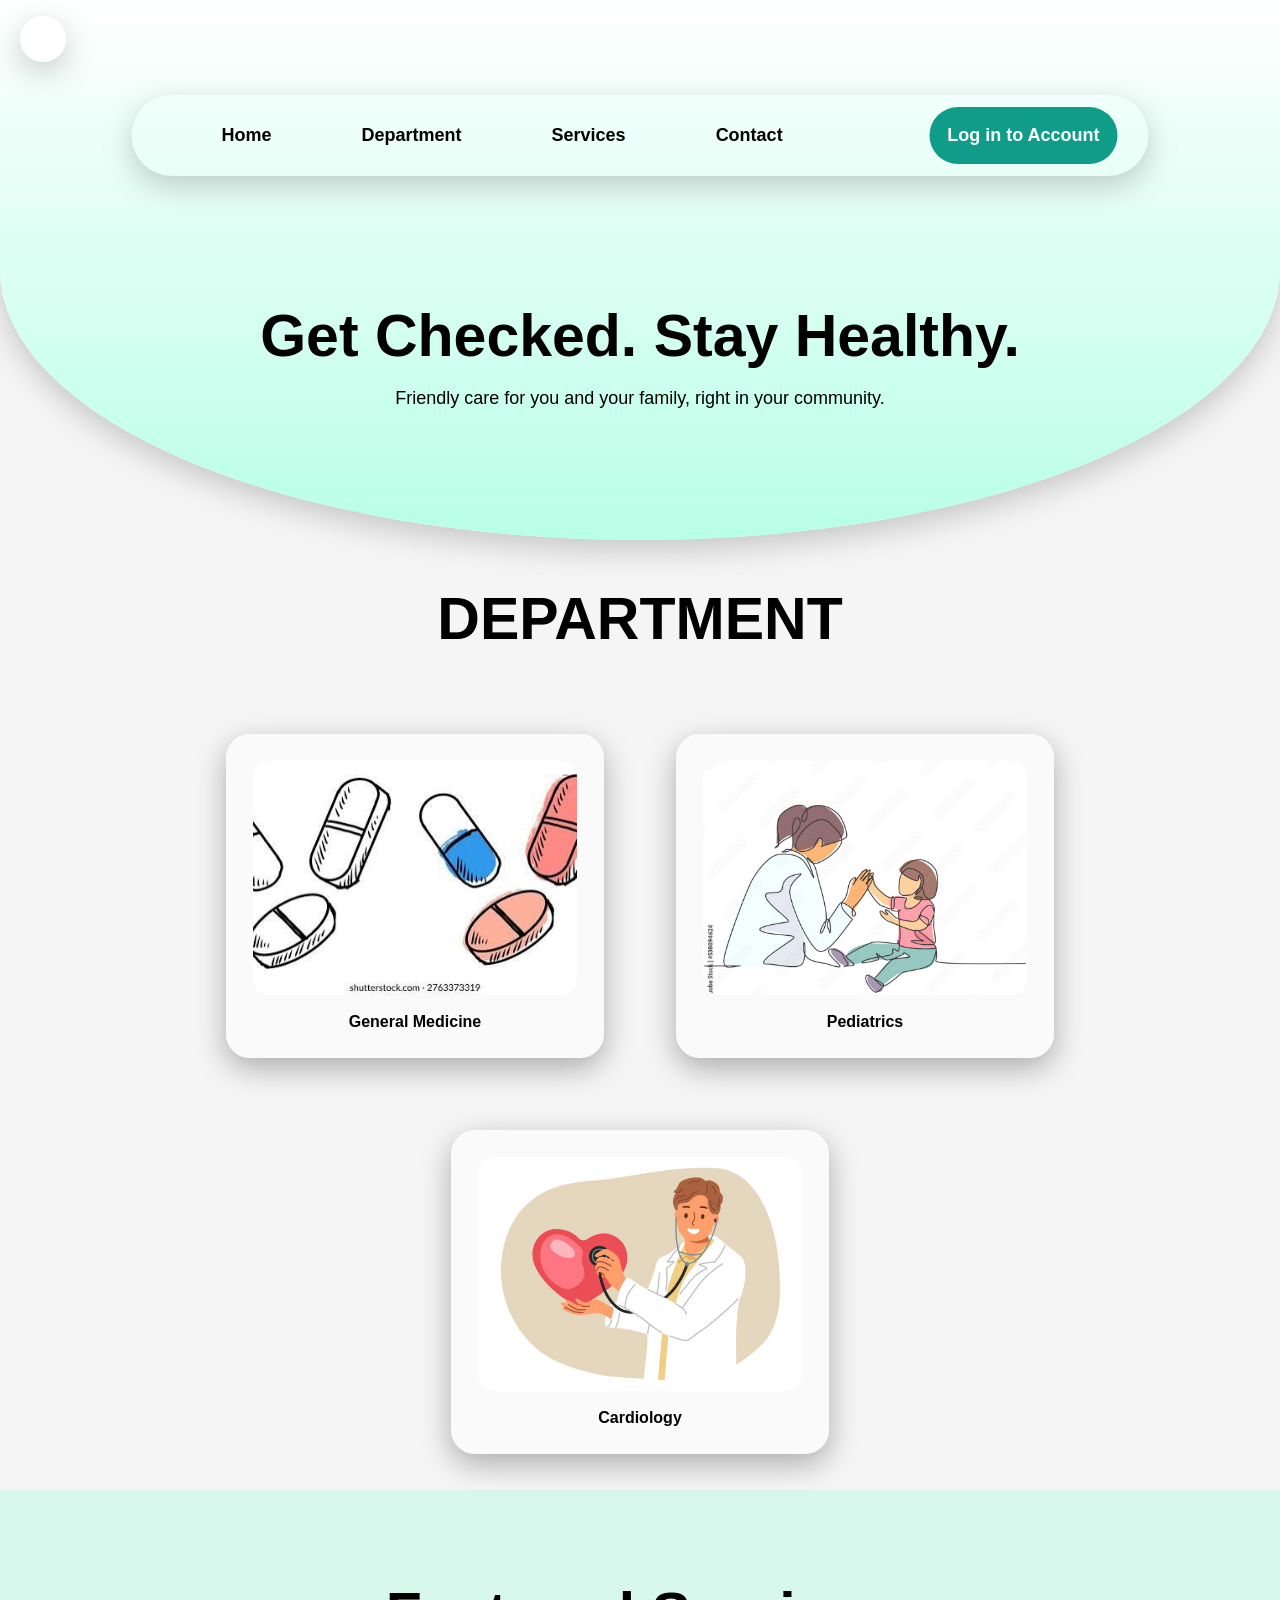
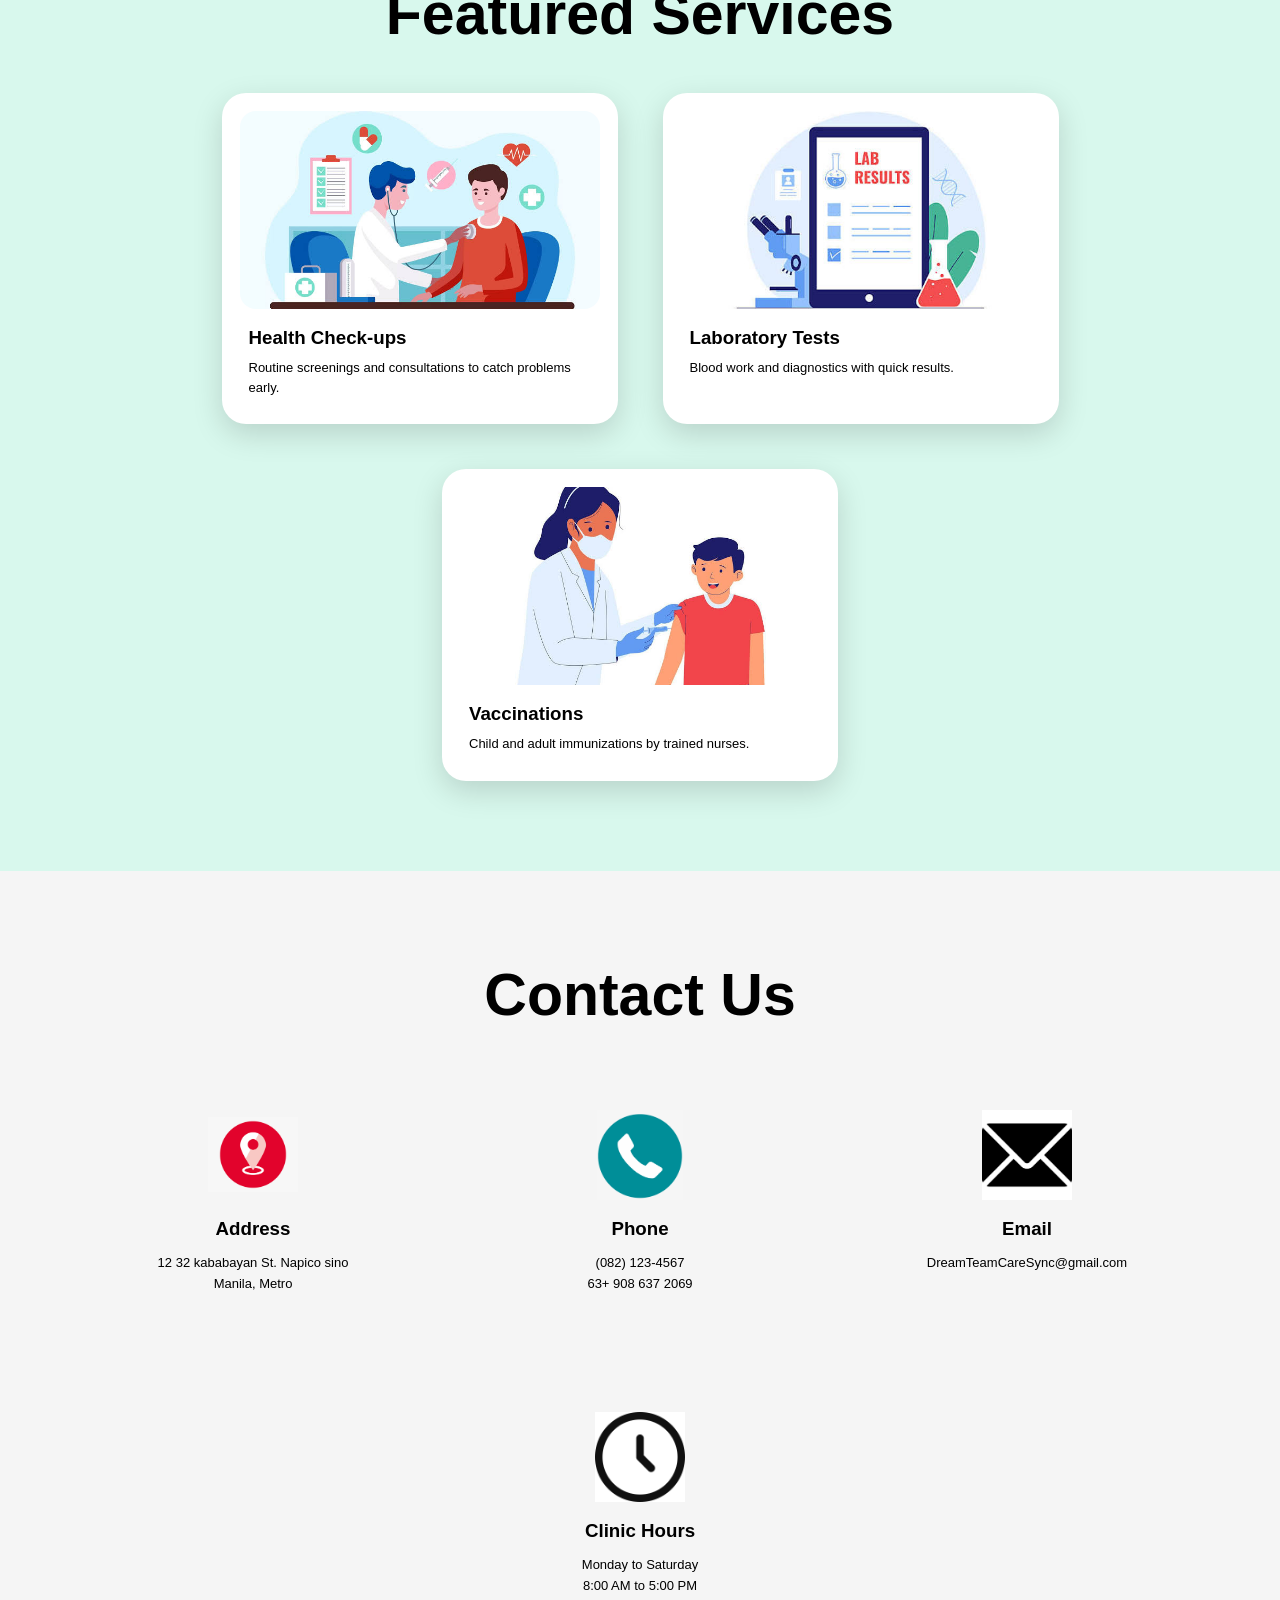
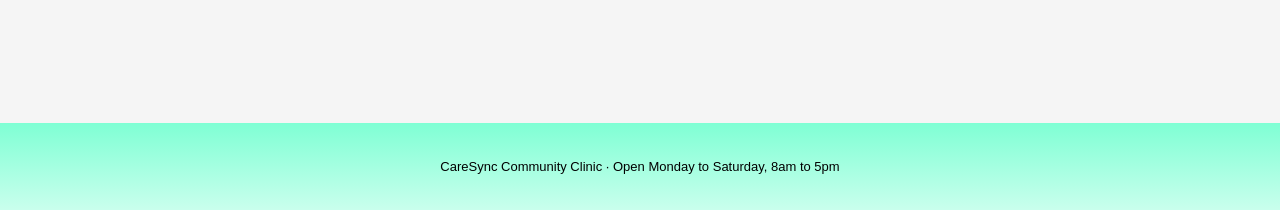
<file: index.html>
<!DOCTYPE html>
<html lang="en">

<head>
    <meta charset="UTF-8">
    <title>CareSync Community Clinic</title>
    <meta name="viewport" content="width=device-width, initial-scale=1.0">
    <link rel="stylesheet" href="homepage_signup_signin.css">
</head>

<body>

    <div class="wrapper">
        <nav>
            <ul>Home</ul>
            <ul data-target="department">Department</ul>
            <ul data-target="services">Services</ul>
            <ul data-target="contact">Contact</ul>
            <ul class="Log_in">Log in to Account</ul>
        </nav>

        <div class="container">
            <div>
                <h1>Get Checked. Stay Healthy.</h1>
                <p>Friendly care for you and your family, right in your community.</p>
            </div>
        </div>
    </div>

    <div class="department" id="department">
        <h1>DEPARTMENT</h1>
        <div class="cards">
            <a href="">
                <img src="medicine.jpg" alt="med">
                General Medicine
            </a>
            <a href="">
                <img src="pedia.jpg" alt="ped">
                Pediatrics
            </a>
            <a href="">
                <img src="cardio.jpg" alt="bed">
                Cardiology
            </a>
        </div>
    </div>

    <div class="services" id="services">
        <h1>Featured Services</h1>
        <div class="service-list">
            <div class="service">
                <div class="pic">
                    <img src="checkUp.jpg" alt="health check">
                </div>
                <h3>Health Check-ups</h3>
                <p>Routine screenings and consultations to catch problems early.</p>
            </div>
            <div class="service">
                <div class="pic">
                    <img src="lab.jpg" alt="lab">
                </div>
                <h3>Laboratory Tests</h3>
                <p>Blood work and diagnostics with quick results.</p>
            </div>
            <div class="service">
                <div class="pic">
                    <img src="vax.jpg" alt="vaccination">
                </div>
                <h3>Vaccinations</h3>
                <p>Child and adult immunizations by trained nurses.</p>
            </div>
        </div>
    </div>

    <div class="contact" id="contact">
        <h1>Contact Us</h1>
        <div class="contact-list">
            <div class="contact-card">
                <img src="addresssssss.png" alt="addresssssss">
                <h3>Address</h3>
                <p>12 32 kababayan St. Napico sino <br>Manila, Metro</p>
            </div>
            <div class="contact-card">
                <img src="phone.png" alt="cp">
                <h3>Phone</h3>
                <p>(082) 123-4567<br>63+ 908 637 2069</p>
            </div>
            <div class="contact-card">
                <img src="emale.png" alt="mail">
                <h3>Email</h3>
                <p>DreamTeamCareSync@gmail.com</p>
            </div>
            <div class="contact-card">
                <img src="oras.png" alt="oras">
                <h3>Clinic Hours</h3>
                <p>Monday to Saturday<br>8:00 AM to 5:00 PM</p>
            </div>
        </div>
    </div>

    <div class="footer">
        <p>CareSync Community Clinic &middot; Open Monday to Saturday, 8am to 5pm</p>
    </div>

    <script src="homepage_signup_signin.js"></script>
</body>

</html>
</file>
<file: homepage_signup_signin.css>
@import url('https://fonts.googleapis.com/css2?family=Muli&display=swap');
@import url('https://fonts.googleapis.com/css2?family=Quicksand&display=swap');

*{
    padding: 0;
    margin: 0;
    text-decoration: none;
    font-family: 'Inter', sans-serif;
}

body{
    background-color: whitesmoke;
}

.wrapper{
    background: linear-gradient(white, aquamarine, aquamarine, aquamarine 540%);
    display: flex;
    flex-direction: column;
    align-items: center;    
    justify-content: center;   
    height: 60vh;
    border-bottom-right-radius: 100%;
    border-bottom-left-radius: 100%;
    box-shadow: 0 10px 30px rgba(93, 91, 91, 0.3);
    
}
nav{
    display: flex;
    align-items: center;
    height: 9vh;
    margin: 5vh;
    width: 84vh;
    border-radius: 50px;
    background-color:rgba(rgba(89, 216, 174, 0));
     box-shadow: 0 10px 30px rgba(93, 91, 91, 0.3);
}

ul{
    margin-left: 10vh;
    font-size: large;
    font-weight: bold;
}

ul:hover{
    color: rgb(25, 172, 172);
    cursor: pointer;
}

.Log_in:hover{
    color: black;
    background-color: rgba(0, 255, 255, 0.5);
}

.Log_in {
    background-color: aqua;
    color: white;
    padding: 2vh;
    margin-right: 4px;
    border-radius: 50px;
}

.container{
    display: flex;
    justify-content: center;
    align-items: center;
    bottom: 35%;
    width: 201.5vh;
    height: 50%;
}

.container h1{
    font-size: 59px;
    font-weight: bold;
}

.department h1{
    margin: 5vh;
    font-size: 59px;
    color: black;
}

.department{
    display: flex;
    flex-direction: column;
    align-items: center;
    justify-content: center;
}

a{
    margin: 10vh;
    background-color: rgba(255, 255, 255, 0.5);
    box-shadow: 0 10px 30px rgba(0, 0, 0, 0.3);
   
    
}

.container p{
    margin-top: 2vh;
    font-size: large;
    text-align: center;
}

.search{
    position: relative;
    display: flex;
    justify-content: center;
    align-items: flex-end;
    gap: 3vh;
    width: 120vh;
    max-width: 90%;
    margin: 6vh auto 0 auto;
    padding: 3vh;
    border-radius: 20px;
    background-color: rgba(255, 255, 255, 0.7);
    box-shadow: 0 10px 30px rgba(0, 0, 0, 0.2);
}

.search label{
    display: flex;
    flex-direction: column;
    gap: 1vh;
    font-weight: bold;
    font-size: small;
}

.search select,
.search input{
    padding: 1.5vh;
    border: solid 1px lightgray;
    border-radius: 10px;
    background-color: white;
}

.search button{
    padding: 2vh 4vh;
    border: none;
    border-radius: 50px;
    background-color: aqua;
    color: white;
    font-weight: bold;
    cursor: pointer;
}

.search button:hover{
    color: black;
    background-color: rgba(0, 255, 255, 0.5);
}

.department .cards{
    display: flex;
    flex-wrap: wrap;
    justify-content: center;
}

.department a{
    display: flex;
    flex-direction: column;
    align-items: center;
    gap: 2vh;
    width: 36vh;
    margin: 4vh;
    padding: 3vh;
    border-radius: 24px;
    color: black;
    font-weight: bold;
    text-align: center;
}

.department a img{
    width: 100%;
    height: 26vh;
    border-radius: 16px;
    object-fit: cover;
}

.services{
    display: flex;
    flex-direction: column;
    align-items: center;
    padding: 5vh 5vw 10vh 5vw;
    background-color: rgba(127, 255, 212, 0.25);
}

.services h1{
    margin: 5vh;
    font-size: 59px;
}

.service-list{
    display: flex;
    flex-wrap: wrap;
    justify-content: center;
    gap: 5vh;
}

.service{
    width: 40vh;
    padding: 2vh;
    border-radius: 24px;
    background-color: white;
    box-shadow: 0 10px 30px rgba(0, 0, 0, 0.15);
}

.service .pic{
    height: 22vh;
    border-radius: 16px;
    overflow: hidden;
    background: linear-gradient(135deg, aquamarine, white);
}

.service .pic img{
    display: block;
    width: 100%;
    height: 100%;
    object-fit: cover;
}

.service h3{
    margin: 2vh 1vh 1vh 1vh;
}

.service p{
    margin: 0 1vh 1vh 1vh;
    font-size: small;
    line-height: 1.5;
}

.footer{
    padding: 4vh;
    text-align: center;
    font-size: small;
     background: linear-gradient(aquamarine, white 150px);
}

nav{
    width: 110vh;
    max-width: 95%;
    padding-right: 3vh;
}

.Log_in{
    white-space: nowrap;
    margin-left: auto;
    background-color: #0f9d8a;
    color: white;
}

.booking:hover{
    background-color: #0b6f61;
    color: white;
}

@media (max-width: 800px){
    .search{
        flex-direction: column;
        align-items: stretch;
    }
}

.contact{
    display: flex;
    flex-direction: column;
    align-items: center;
    padding: 5vh 5vw 10vh 5vw;
}
.contact-card img{
    display: block;
    width: 10vh;
    height: 10vh;
    margin: 0 auto 2vh auto;
    object-fit: contain;
}

.contact h1{
    margin: 5vh;
    font-size: 59px;
}

.contact-list{
    display: flex;
    flex-wrap: wrap;
    justify-content: center;
    gap: 5vh;
}

.contact-card{
    width: 32vh;
    padding: 4vh 3vh;
    border-radius: 24px;
    text-align: center;
}

.contact-card h3{
    margin-bottom: 1.5vh;
}

.contact-card p{
    font-size: small;
    line-height: 1.6;
}

.menu-head{
    display: flex;
    align-items: center;
    height: 120px;
    padding-left: 80px;
    flex-shrink: 0;
}
.menu-head img{
    display: block;
    max-width: 180px;
    max-height: 100px;
    object-fit: contain;
}
</file>
